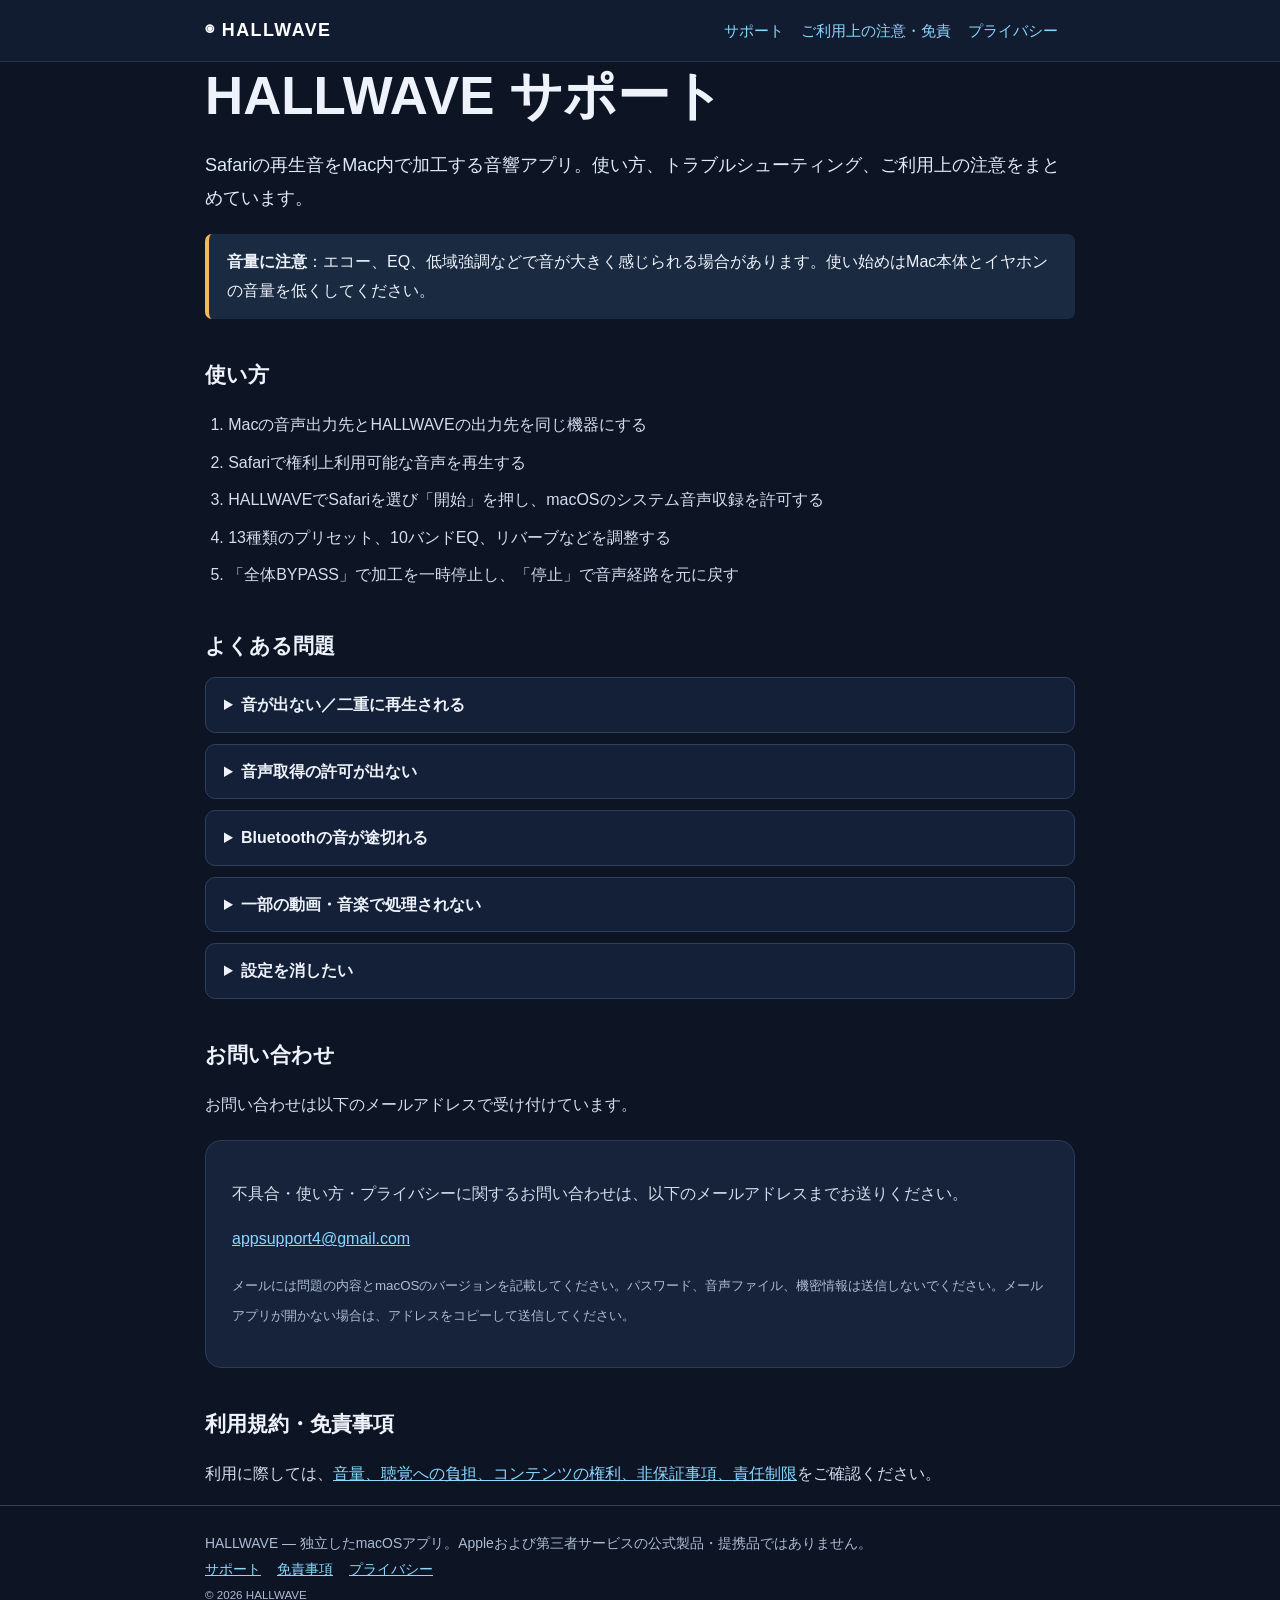
<file: index.html>
<!DOCTYPE html>
<html lang="ja"><head><meta charset="utf-8"/><meta content="width=device-width,initial-scale=1" name="viewport"/><meta content="HALLWAVE macOS音響アプリのサポート、プライバシーと免責事項" name="description"/><meta content="index,follow" name="robots"/><title>サポート | HALLWAVE</title><link href="./style.css" rel="stylesheet"/></head><body><nav><div class="wrap"><a class="brand" href="./">◉ HALLWAVE</a><div><a href="./">サポート</a><a href="./disclaimer.html">ご利用上の注意・免責</a><a href="./privacy.html">プライバシー</a></div></div></nav><main class="wrap"><h1>HALLWAVE サポート</h1><p class="lead">Safariの再生音をMac内で加工する音響アプリ。使い方、トラブルシューティング、ご利用上の注意をまとめています。</p><div class="notice warning"><strong>音量に注意</strong>：エコー、EQ、低域強調などで音が大きく感じられる場合があります。使い始めはMac本体とイヤホンの音量を低くしてください。</div><h2>使い方</h2><ol><li>Macの音声出力先とHALLWAVEの出力先を同じ機器にする</li><li>Safariで権利上利用可能な音声を再生する</li><li>HALLWAVEでSafariを選び「開始」を押し、macOSのシステム音声収録を許可する</li><li>13種類のプリセット、10バンドEQ、リバーブなどを調整する</li><li>「全体BYPASS」で加工を一時停止し、「停止」で音声経路を元に戻す</li></ol><h2>よくある問題</h2><details><summary>音が出ない／二重に再生される</summary><p>MacとHALLWAVEの出力機器が一致しているか確認し、「停止」→再度「開始」を試してください。同じ音を処理する別の音声アプリを同時実行しないでください。</p></details><details><summary>音声取得の許可が出ない</summary><p>macOSの「システム設定」→「プライバシーとセキュリティ」→「システムオーディオ録音」などから確認してください。macOSのバージョンによって表示名は異なります。</p></details><details><summary>Bluetoothの音が途切れる</summary><p>出力機器の接続状態を確認し、いったん停止して再接続してください。環境によって遅延や途切れが生じる可能性があります。</p></details><details><summary>一部の動画・音楽で処理されない</summary><p>DRM、配信元の仕様、macOSの権限や音声形式により加工できない場合があります。制限の回避は保証せず、コンテンツの利用規約を守って使用してください。</p></details><details><summary>設定を消したい</summary><p>アプリ内の「プライバシーポリシー・設定の初期化」からリセットできます。音声収録許可はmacOSのシステム設定で取り消せます。</p></details><h2>お問い合わせ</h2><p>お問い合わせは以下のメールアドレスで受け付けています。</p><div class="panel"><p>不具合・使い方・プライバシーに関するお問い合わせは、以下のメールアドレスまでお送りください。</p><p><a href="mailto:appsupport4@gmail.com?subject=HALLWAVE%20Support">appsupport4@gmail.com</a></p><p><small>メールには問題の内容とmacOSのバージョンを記載してください。パスワード、音声ファイル、機密情報は送信しないでください。メールアプリが開かない場合は、アドレスをコピーして送信してください。</small></p></div><h2>利用規約・免責事項</h2><p>利用に際しては、<a href="./disclaimer.html">音量、聴覚への負担、コンテンツの権利、非保証事項、責任制限</a>をご確認ください。</p></main><footer class="foot"><div class="wrap">HALLWAVE — 独立したmacOSアプリ。Appleおよび第三者サービスの公式製品・提携品ではありません。<div><a href="./">サポート</a><a href="./disclaimer.html">免責事項</a><a href="./privacy.html">プライバシー</a></div><small>© 2026 HALLWAVE</small></div></footer></body></html>
</file>
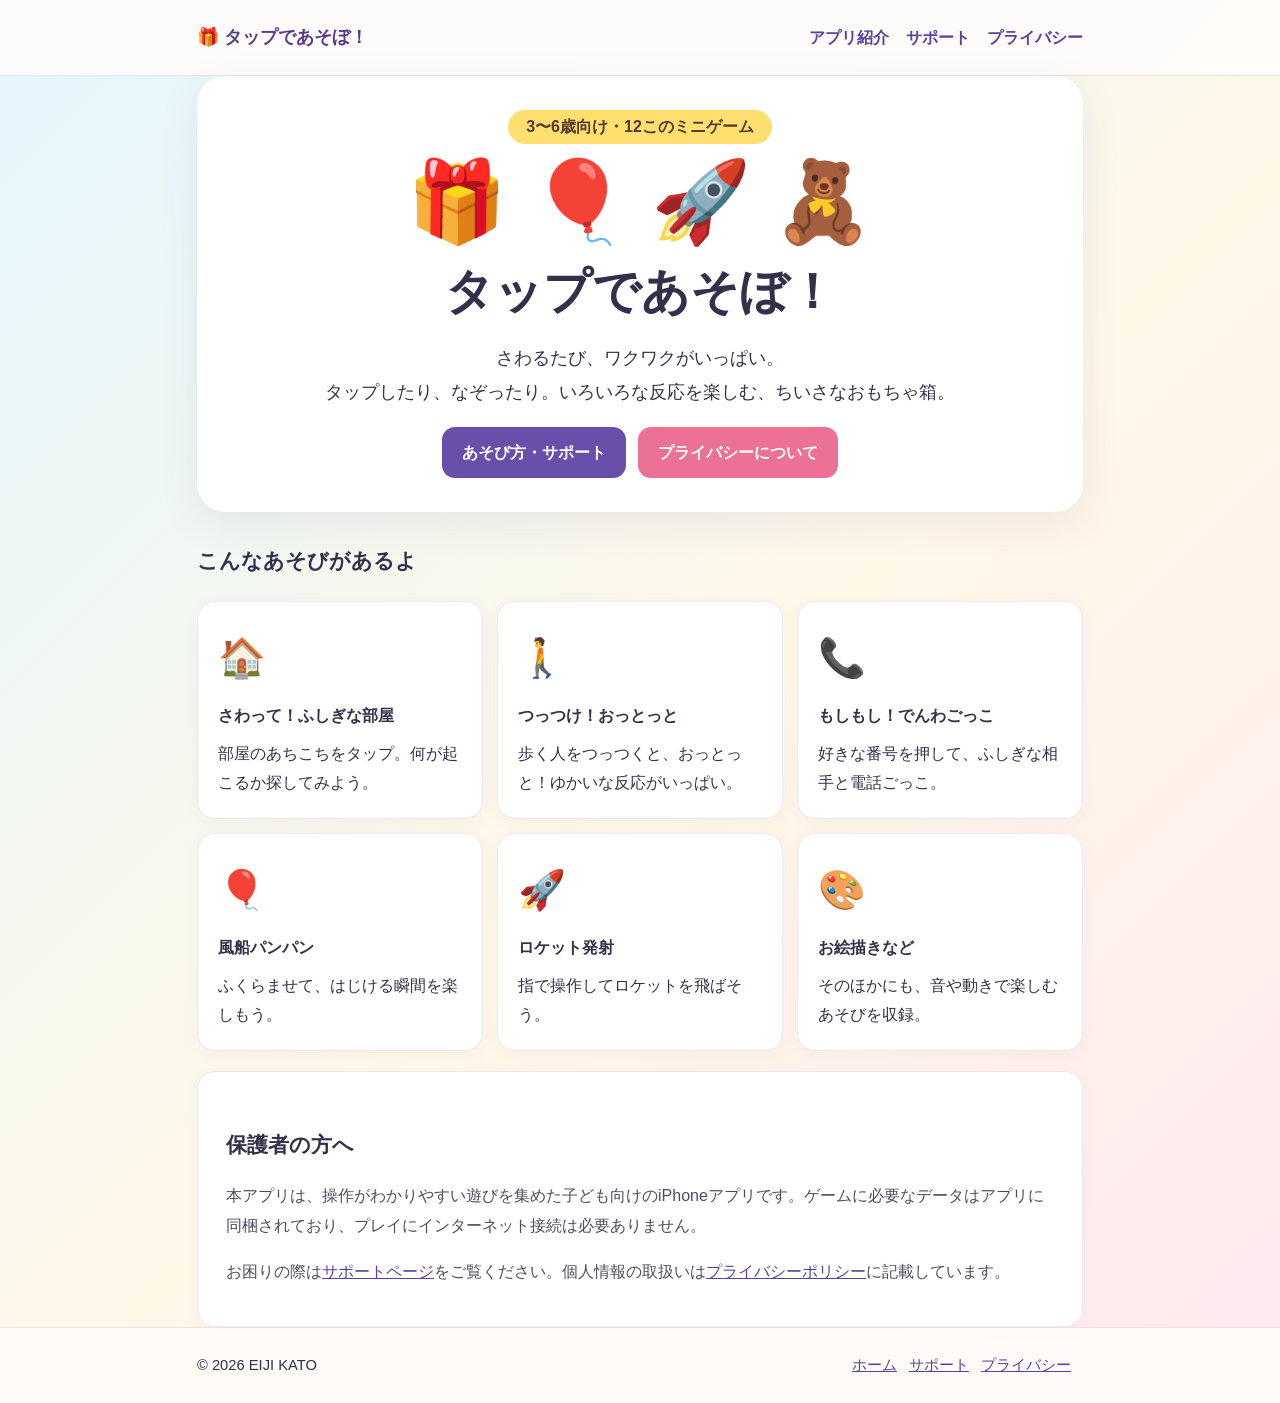
<file: tap-de-asobo/index.html>
<!DOCTYPE html><html lang="ja"><head><meta charset="utf-8"><meta name="viewport" content="width=device-width,initial-scale=1"><meta name="description" content="3〜6歳向けiPhoneアプリ「タップであそぼ！」の紹介、サポート、プライバシーポリシー。"><meta name="robots" content="index,follow"><title>公式サイト | タップであそぼ！</title><link rel="stylesheet" href="./style.css"></head><body><header><div class="wrap"><a class="brand" href="./">🎁 タップであそぼ！</a><nav aria-label="メインメニュー"><a href="./">アプリ紹介</a><a href="./support.html">サポート</a><a href="./privacy.html">プライバシー</a></nav></div></header><main class="wrap"><section class="hero"><span class="tag">3〜6歳向け・12このミニゲーム</span><div class="art" aria-hidden="true">🎁 🎈 🚀 🧸</div><h1>タップであそぼ！</h1><p class="lead">さわるたび、ワクワクがいっぱい。<br>タップしたり、なぞったり。いろいろな反応を楽しむ、ちいさなおもちゃ箱。</p><div class="buttons"><a class="button" href="./support.html">あそび方・サポート</a><a class="button alt" href="./privacy.html">プライバシーについて</a></div></section><section><h2>こんなあそびがあるよ</h2><div class="cards"><article class="card"><div class="emoji">🏠</div><h3>さわって！ふしぎな部屋</h3><p>部屋のあちこちをタップ。何が起こるか探してみよう。</p></article><article class="card"><div class="emoji">🚶</div><h3>つっつけ！おっとっと</h3><p>歩く人をつっつくと、おっとっと！ゆかいな反応がいっぱい。</p></article><article class="card"><div class="emoji">📞</div><h3>もしもし！でんわごっこ</h3><p>好きな番号を押して、ふしぎな相手と電話ごっこ。</p></article><article class="card"><div class="emoji">🎈</div><h3>風船パンパン</h3><p>ふくらませて、はじける瞬間を楽しもう。</p></article><article class="card"><div class="emoji">🚀</div><h3>ロケット発射</h3><p>指で操作してロケットを飛ばそう。</p></article><article class="card"><div class="emoji">🎨</div><h3>お絵描きなど</h3><p>そのほかにも、音や動きで楽しむあそびを収録。</p></article></div></section><section class="paper"><h2>保護者の方へ</h2><p>本アプリは、操作がわかりやすい遊びを集めた子ども向けのiPhoneアプリです。ゲームに必要なデータはアプリに同梱されており、プレイにインターネット接続は必要ありません。</p><p>お困りの際は<a href="./support.html">サポートページ</a>をご覧ください。個人情報の取扱いは<a href="./privacy.html">プライバシーポリシー</a>に記載しています。</p></section></main><footer><div class="wrap"><span>© 2026 EIJI KATO</span><span><a href="./">ホーム</a><a href="./support.html">サポート</a><a href="./privacy.html">プライバシー</a></span></div></footer></body></html>
</file>
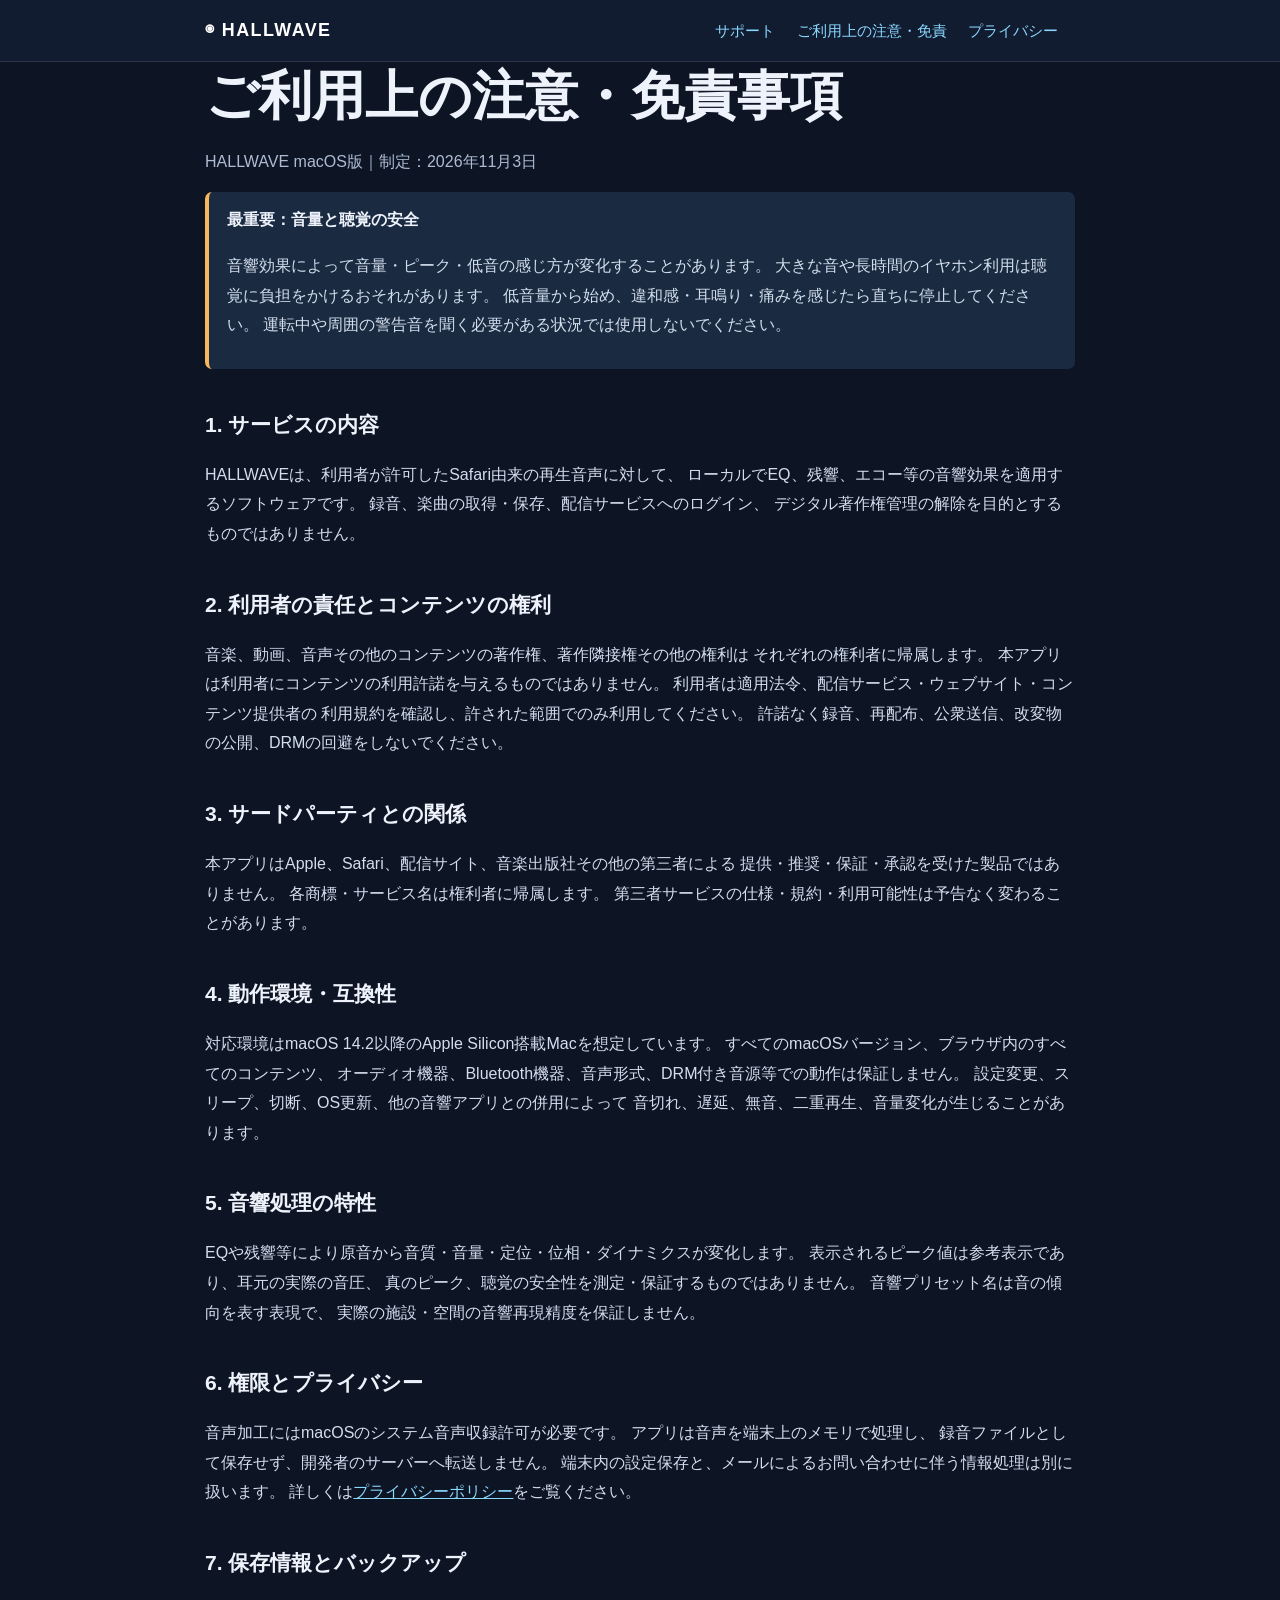
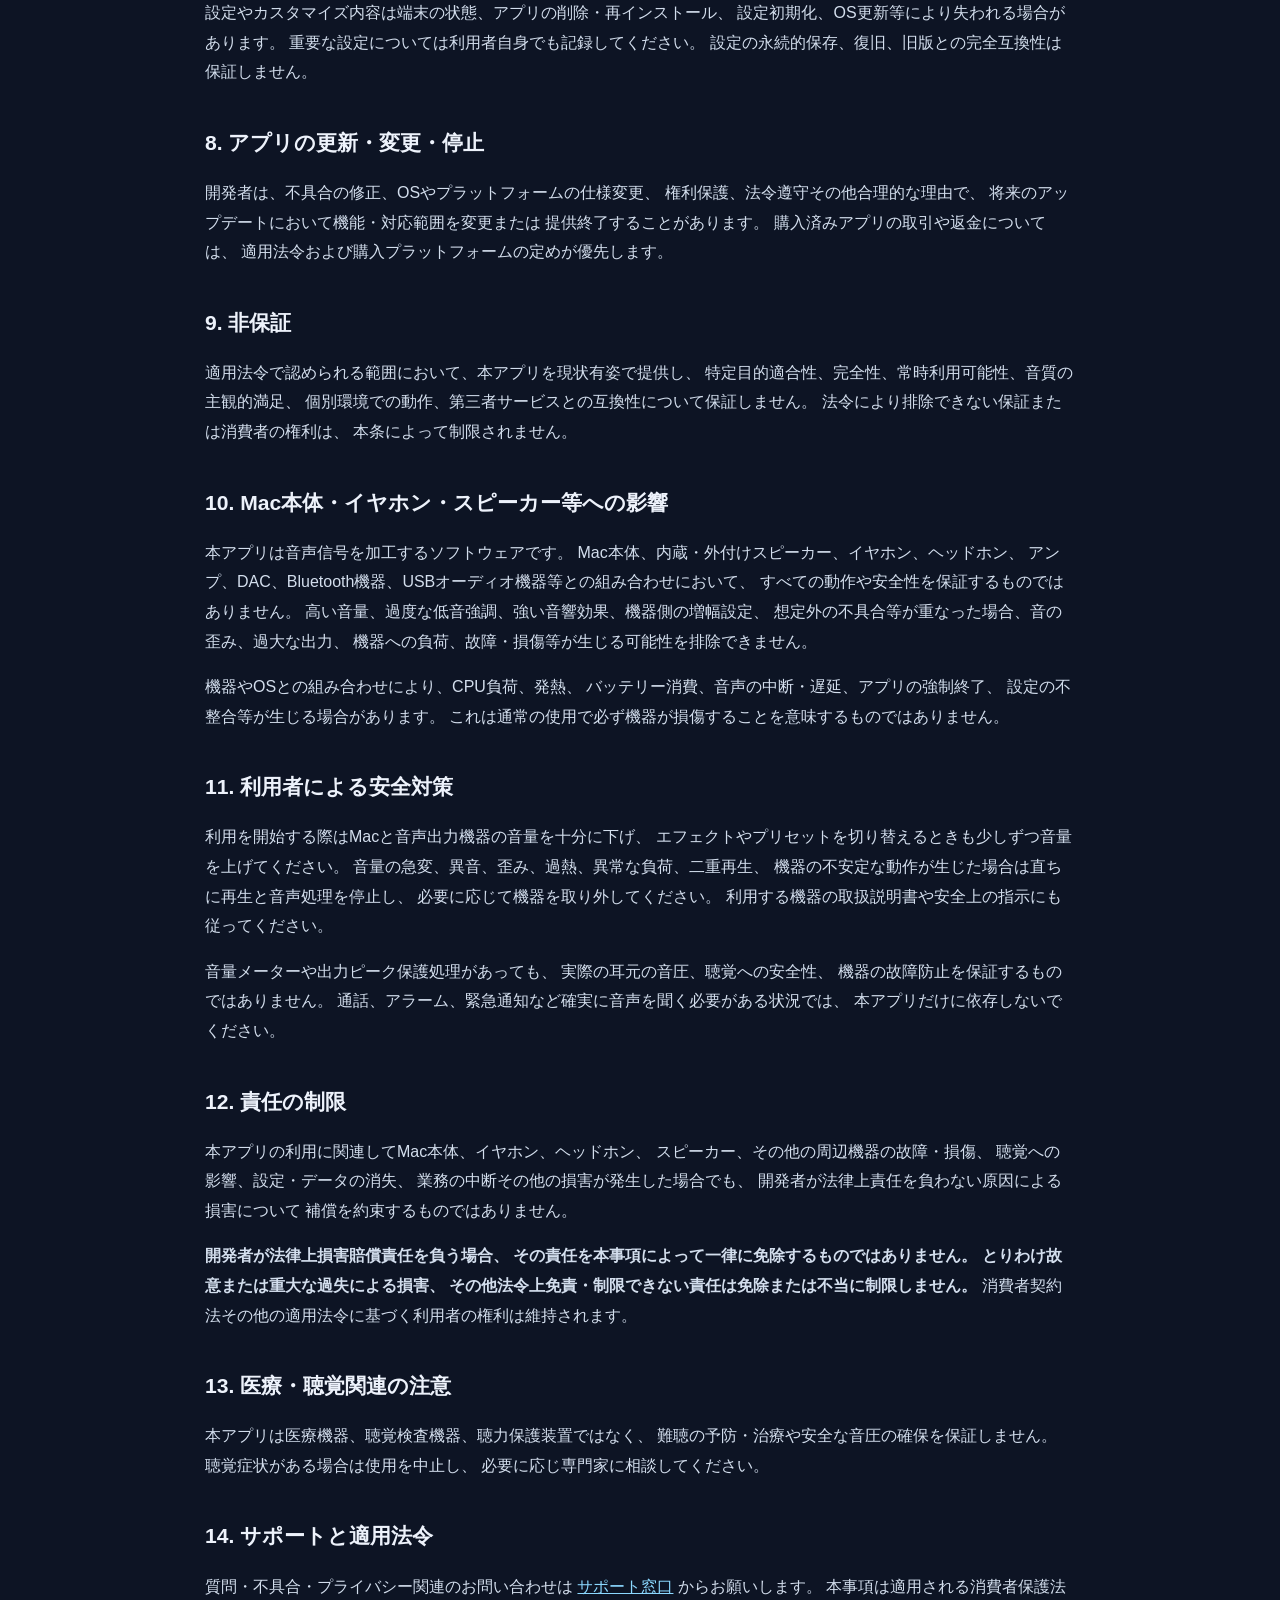
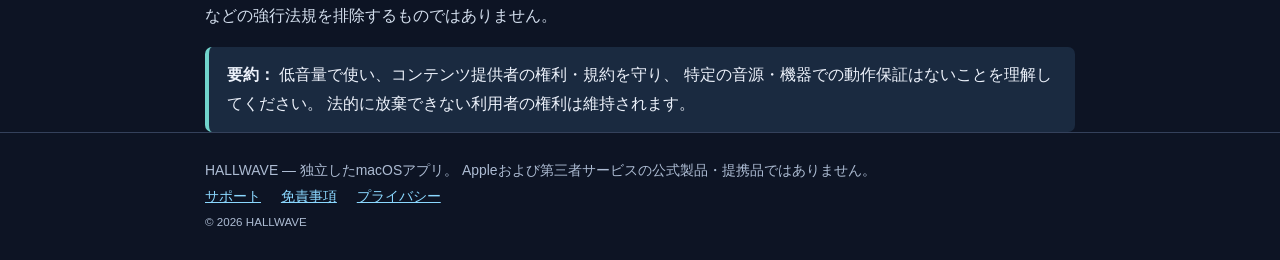
<file: disclaimer.html>
<!DOCTYPE html>
<html lang="ja">
<head>
  <meta charset="utf-8">
  <meta name="viewport" content="width=device-width,initial-scale=1">
  <meta name="description" content="HALLWAVE macOS音響アプリのご利用上の注意・免責事項">
  <meta name="robots" content="index,follow">
  <title>ご利用上の注意・免責事項 | HALLWAVE</title>
  <link href="./style.css" rel="stylesheet">
</head>
<body>

<nav>
  <div class="wrap">
    <a class="brand" href="./">◉ HALLWAVE</a>
    <div>
      <a href="./">サポート</a>
      <a href="./disclaimer.html">ご利用上の注意・免責</a>
      <a href="./privacy.html">プライバシー</a>
    </div>
  </div>
</nav>

<main class="wrap">
  <h1>ご利用上の注意・免責事項</h1>
  <p class="muted">HALLWAVE macOS版｜制定：2026年11月3日</p>

  <div class="notice warning">
    <strong>最重要：音量と聴覚の安全</strong>
    <p>
      音響効果によって音量・ピーク・低音の感じ方が変化することがあります。
      大きな音や長時間のイヤホン利用は聴覚に負担をかけるおそれがあります。
      低音量から始め、違和感・耳鳴り・痛みを感じたら直ちに停止してください。
      運転中や周囲の警告音を聞く必要がある状況では使用しないでください。
    </p>
  </div>

  <h2>1. サービスの内容</h2>
  <p>
    HALLWAVEは、利用者が許可したSafari由来の再生音声に対して、
    ローカルでEQ、残響、エコー等の音響効果を適用するソフトウェアです。
    録音、楽曲の取得・保存、配信サービスへのログイン、
    デジタル著作権管理の解除を目的とするものではありません。
  </p>

  <h2>2. 利用者の責任とコンテンツの権利</h2>
  <p>
    音楽、動画、音声その他のコンテンツの著作権、著作隣接権その他の権利は
    それぞれの権利者に帰属します。
    本アプリは利用者にコンテンツの利用許諾を与えるものではありません。
    利用者は適用法令、配信サービス・ウェブサイト・コンテンツ提供者の
    利用規約を確認し、許された範囲でのみ利用してください。
    許諾なく録音、再配布、公衆送信、改変物の公開、DRMの回避をしないでください。
  </p>

  <h2>3. サードパーティとの関係</h2>
  <p>
    本アプリはApple、Safari、配信サイト、音楽出版社その他の第三者による
    提供・推奨・保証・承認を受けた製品ではありません。
    各商標・サービス名は権利者に帰属します。
    第三者サービスの仕様・規約・利用可能性は予告なく変わることがあります。
  </p>

  <h2>4. 動作環境・互換性</h2>
  <p>
    対応環境はmacOS 14.2以降のApple Silicon搭載Macを想定しています。
    すべてのmacOSバージョン、ブラウザ内のすべてのコンテンツ、
    オーディオ機器、Bluetooth機器、音声形式、DRM付き音源等での動作は保証しません。
    設定変更、スリープ、切断、OS更新、他の音響アプリとの併用によって
    音切れ、遅延、無音、二重再生、音量変化が生じることがあります。
  </p>

  <h2>5. 音響処理の特性</h2>
  <p>
    EQや残響等により原音から音質・音量・定位・位相・ダイナミクスが変化します。
    表示されるピーク値は参考表示であり、耳元の実際の音圧、
    真のピーク、聴覚の安全性を測定・保証するものではありません。
    音響プリセット名は音の傾向を表す表現で、
    実際の施設・空間の音響再現精度を保証しません。
  </p>

  <h2>6. 権限とプライバシー</h2>
  <p>
    音声加工にはmacOSのシステム音声収録許可が必要です。
    アプリは音声を端末上のメモリで処理し、
    録音ファイルとして保存せず、開発者のサーバーへ転送しません。
    端末内の設定保存と、メールによるお問い合わせに伴う情報処理は別に扱います。
    詳しくは<a href="./privacy.html">プライバシーポリシー</a>をご覧ください。
  </p>

  <h2>7. 保存情報とバックアップ</h2>
  <p>
    設定やカスタマイズ内容は端末の状態、アプリの削除・再インストール、
    設定初期化、OS更新等により失われる場合があります。
    重要な設定については利用者自身でも記録してください。
    設定の永続的保存、復旧、旧版との完全互換性は保証しません。
  </p>

  <h2>8. アプリの更新・変更・停止</h2>
  <p>
    開発者は、不具合の修正、OSやプラットフォームの仕様変更、
    権利保護、法令遵守その他合理的な理由で、
    将来のアップデートにおいて機能・対応範囲を変更または
    提供終了することがあります。
    購入済みアプリの取引や返金については、
    適用法令および購入プラットフォームの定めが優先します。
  </p>

  <h2>9. 非保証</h2>
  <p>
    適用法令で認められる範囲において、本アプリを現状有姿で提供し、
    特定目的適合性、完全性、常時利用可能性、音質の主観的満足、
    個別環境での動作、第三者サービスとの互換性について保証しません。
    法令により排除できない保証または消費者の権利は、
    本条によって制限されません。
  </p>

  <h2>10. Mac本体・イヤホン・スピーカー等への影響</h2>
  <p>
    本アプリは音声信号を加工するソフトウェアです。
    Mac本体、内蔵・外付けスピーカー、イヤホン、ヘッドホン、
    アンプ、DAC、Bluetooth機器、USBオーディオ機器等との組み合わせにおいて、
    すべての動作や安全性を保証するものではありません。
    高い音量、過度な低音強調、強い音響効果、機器側の増幅設定、
    想定外の不具合等が重なった場合、音の歪み、過大な出力、
    機器への負荷、故障・損傷等が生じる可能性を排除できません。
  </p>
  <p>
    機器やOSとの組み合わせにより、CPU負荷、発熱、
    バッテリー消費、音声の中断・遅延、アプリの強制終了、
    設定の不整合等が生じる場合があります。
    これは通常の使用で必ず機器が損傷することを意味するものではありません。
  </p>

  <h2>11. 利用者による安全対策</h2>
  <p>
    利用を開始する際はMacと音声出力機器の音量を十分に下げ、
    エフェクトやプリセットを切り替えるときも少しずつ音量を上げてください。
    音量の急変、異音、歪み、過熱、異常な負荷、二重再生、
    機器の不安定な動作が生じた場合は直ちに再生と音声処理を停止し、
    必要に応じて機器を取り外してください。
    利用する機器の取扱説明書や安全上の指示にも従ってください。
  </p>
  <p>
    音量メーターや出力ピーク保護処理があっても、
    実際の耳元の音圧、聴覚への安全性、
    機器の故障防止を保証するものではありません。
    通話、アラーム、緊急通知など確実に音声を聞く必要がある状況では、
    本アプリだけに依存しないでください。
  </p>

  <h2>12. 責任の制限</h2>
  <p>
    本アプリの利用に関連してMac本体、イヤホン、ヘッドホン、
    スピーカー、その他の周辺機器の故障・損傷、
    聴覚への影響、設定・データの消失、
    業務の中断その他の損害が発生した場合でも、
    開発者が法律上責任を負わない原因による損害について
    補償を約束するものではありません。
  </p>
  <p>
    <strong>
      開発者が法律上損害賠償責任を負う場合、
      その責任を本事項によって一律に免除するものではありません。
      とりわけ故意または重大な過失による損害、
      その他法令上免責・制限できない責任は免除または不当に制限しません。
    </strong>
    消費者契約法その他の適用法令に基づく利用者の権利は維持されます。
  </p>

  <h2>13. 医療・聴覚関連の注意</h2>
  <p>
    本アプリは医療機器、聴覚検査機器、聴力保護装置ではなく、
    難聴の予防・治療や安全な音圧の確保を保証しません。
    聴覚症状がある場合は使用を中止し、
    必要に応じ専門家に相談してください。
  </p>

  <h2>14. サポートと適用法令</h2>
  <p>
    質問・不具合・プライバシー関連のお問い合わせは
    <a href="mailto:appsupport4@gmail.com">サポート窓口</a>
    からお願いします。
    本事項は適用される消費者保護法などの強行法規を排除するものではありません。
  </p>

  <div class="notice">
    <strong>要約：</strong>
    低音量で使い、コンテンツ提供者の権利・規約を守り、
    特定の音源・機器での動作保証はないことを理解してください。
    法的に放棄できない利用者の権利は維持されます。
  </div>
</main>

<footer class="foot">
  <div class="wrap">
    HALLWAVE — 独立したmacOSアプリ。
    Appleおよび第三者サービスの公式製品・提携品ではありません。
    <div>
      <a href="./">サポート</a>
      <a href="./disclaimer.html">免責事項</a>
      <a href="./privacy.html">プライバシー</a>
    </div>
    <small>© 2026 HALLWAVE</small>
  </div>
</footer>

</body>
</html>
</file>
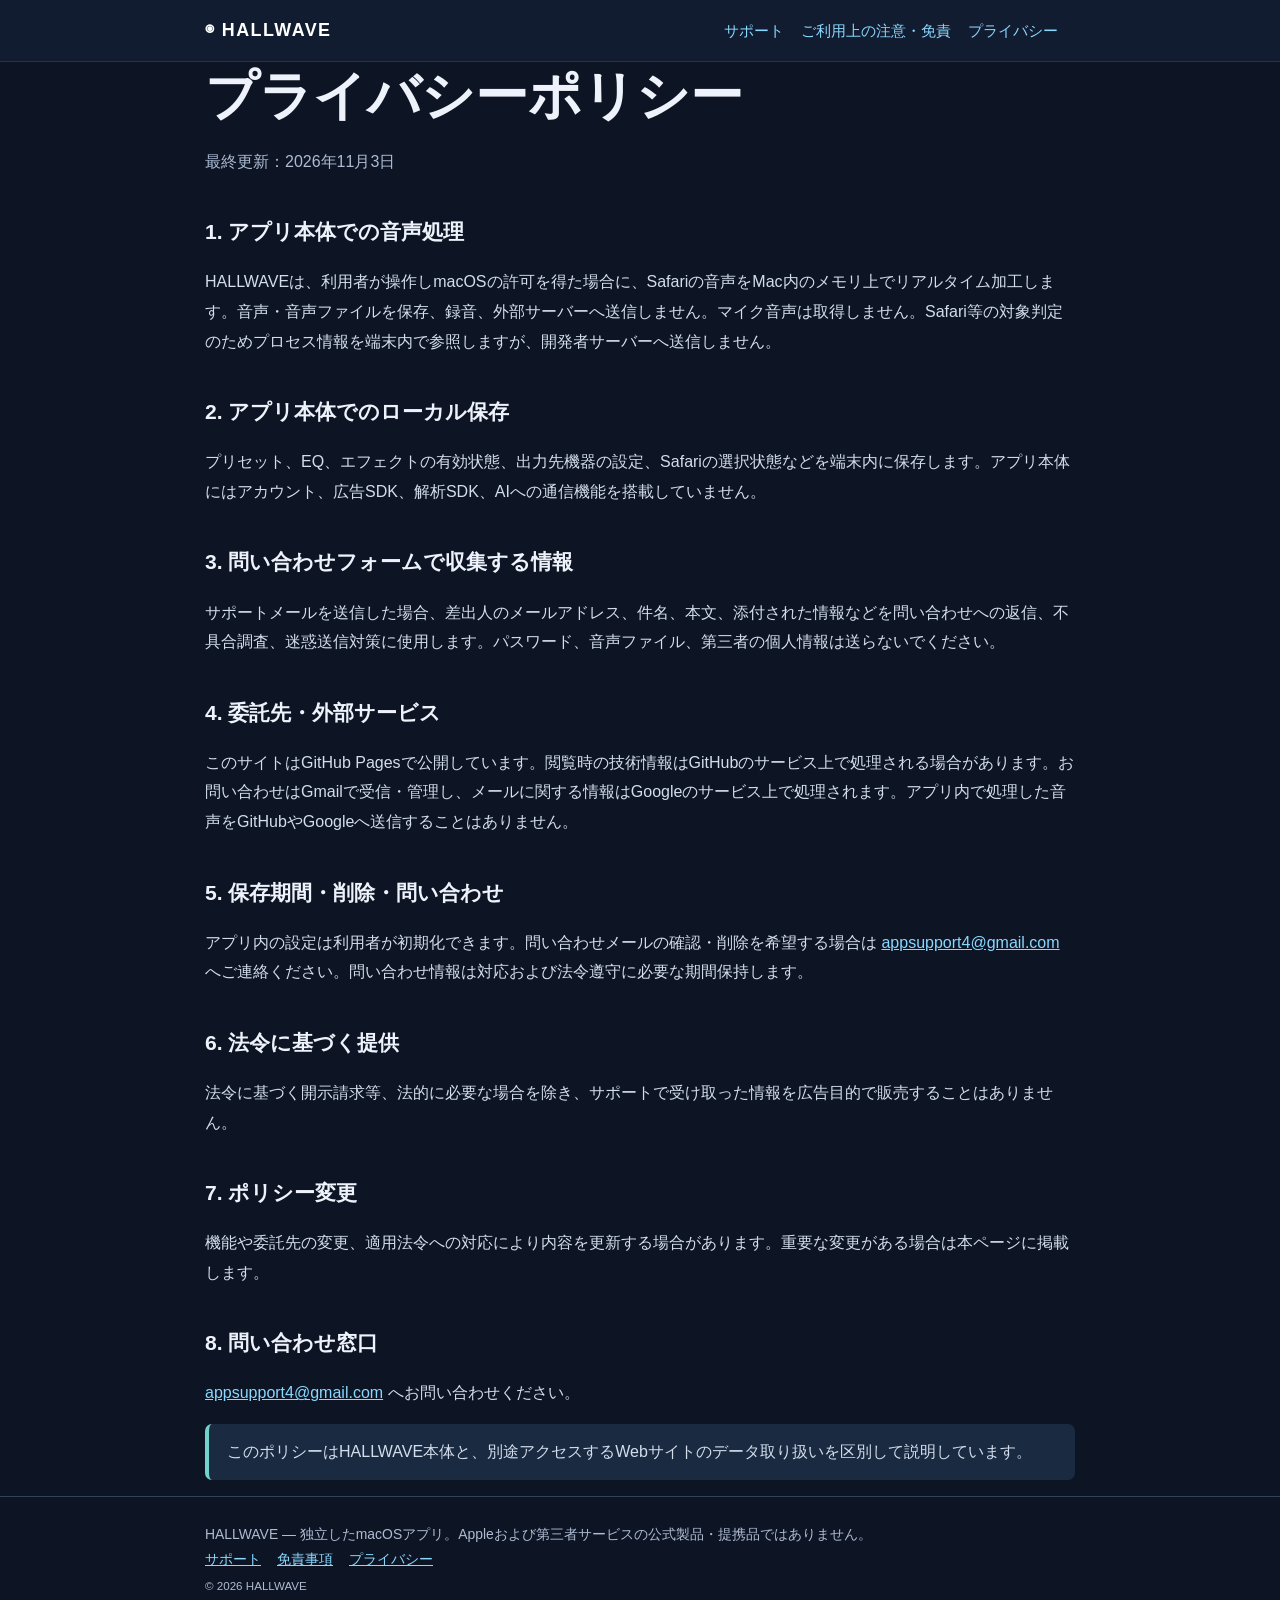
<file: privacy.html>
<!DOCTYPE html>
<html lang="ja"><head><meta charset="utf-8"/><meta content="width=device-width,initial-scale=1" name="viewport"/><meta content="HALLWAVE macOS音響アプリのサポート、プライバシーと免責事項" name="description"/><meta content="index,follow" name="robots"/><title>プライバシーポリシー | HALLWAVE</title><link href="./style.css" rel="stylesheet"/></head><body><nav><div class="wrap"><a class="brand" href="./">◉ HALLWAVE</a><div><a href="./">サポート</a><a href="./disclaimer.html">ご利用上の注意・免責</a><a href="./privacy.html">プライバシー</a></div></div></nav><main class="wrap"><h1>プライバシーポリシー</h1><p class="muted">最終更新：2026年11月3日</p><h2>1. アプリ本体での音声処理</h2><p>HALLWAVEは、利用者が操作しmacOSの許可を得た場合に、Safariの音声をMac内のメモリ上でリアルタイム加工します。音声・音声ファイルを保存、録音、外部サーバーへ送信しません。マイク音声は取得しません。Safari等の対象判定のためプロセス情報を端末内で参照しますが、開発者サーバーへ送信しません。</p><h2>2. アプリ本体でのローカル保存</h2><p>プリセット、EQ、エフェクトの有効状態、出力先機器の設定、Safariの選択状態などを端末内に保存します。アプリ本体にはアカウント、広告SDK、解析SDK、AIへの通信機能を搭載していません。</p><h2>3. 問い合わせフォームで収集する情報</h2><p>サポートメールを送信した場合、差出人のメールアドレス、件名、本文、添付された情報などを問い合わせへの返信、不具合調査、迷惑送信対策に使用します。パスワード、音声ファイル、第三者の個人情報は送らないでください。</p><h2>4. 委託先・外部サービス</h2><p>このサイトはGitHub Pagesで公開しています。閲覧時の技術情報はGitHubのサービス上で処理される場合があります。お問い合わせはGmailで受信・管理し、メールに関する情報はGoogleのサービス上で処理されます。アプリ内で処理した音声をGitHubやGoogleへ送信することはありません。</p><h2>5. 保存期間・削除・問い合わせ</h2><p>アプリ内の設定は利用者が初期化できます。問い合わせメールの確認・削除を希望する場合は <a href="mailto:appsupport4@gmail.com">appsupport4@gmail.com</a> へご連絡ください。問い合わせ情報は対応および法令遵守に必要な期間保持します。</p><h2>6. 法令に基づく提供</h2><p>法令に基づく開示請求等、法的に必要な場合を除き、サポートで受け取った情報を広告目的で販売することはありません。</p><h2>7. ポリシー変更</h2><p>機能や委託先の変更、適用法令への対応により内容を更新する場合があります。重要な変更がある場合は本ページに掲載します。</p><h2>8. 問い合わせ窓口</h2><p><a href="mailto:appsupport4@gmail.com">appsupport4@gmail.com</a> へお問い合わせください。</p><p class="notice">このポリシーはHALLWAVE本体と、別途アクセスするWebサイトのデータ取り扱いを区別して説明しています。</p></main><footer class="foot"><div class="wrap">HALLWAVE — 独立したmacOSアプリ。Appleおよび第三者サービスの公式製品・提携品ではありません。<div><a href="./">サポート</a><a href="./disclaimer.html">免責事項</a><a href="./privacy.html">プライバシー</a></div><small>© 2026 HALLWAVE</small></div></footer></body></html>
</file>
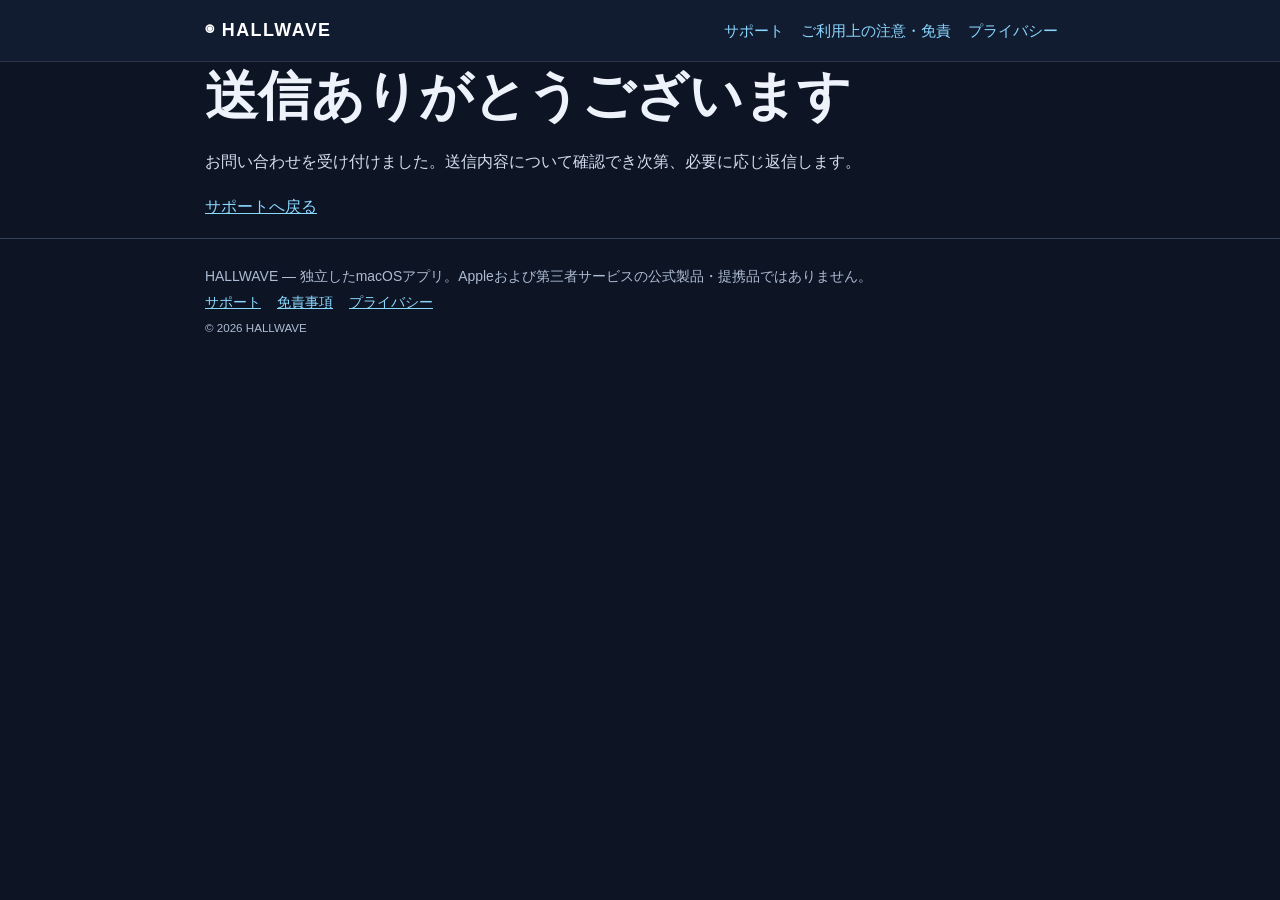
<file: thanks.html>
<!DOCTYPE html>
<html lang="ja"><head><meta charset="utf-8"/><meta content="width=device-width,initial-scale=1" name="viewport"/><meta content="HALLWAVE macOS音響アプリのサポート、プライバシーと免責事項" name="description"/><meta content="index,follow" name="robots"/><title>お問い合わせ送信 | HALLWAVE</title><link href="./style.css" rel="stylesheet"/></head><body><nav><div class="wrap"><a class="brand" href="./">◉ HALLWAVE</a><div><a href="./">サポート</a><a href="./disclaimer.html">ご利用上の注意・免責</a><a href="./privacy.html">プライバシー</a></div></div></nav><main class="wrap"><h1>送信ありがとうございます</h1><p>お問い合わせを受け付けました。送信内容について確認でき次第、必要に応じ返信します。</p><p><a href="./">サポートへ戻る</a></p></main><footer class="foot"><div class="wrap">HALLWAVE — 独立したmacOSアプリ。Appleおよび第三者サービスの公式製品・提携品ではありません。<div><a href="./">サポート</a><a href="./disclaimer.html">免責事項</a><a href="./privacy.html">プライバシー</a></div><small>© 2026 HALLWAVE</small></div></footer></body></html>
</file>
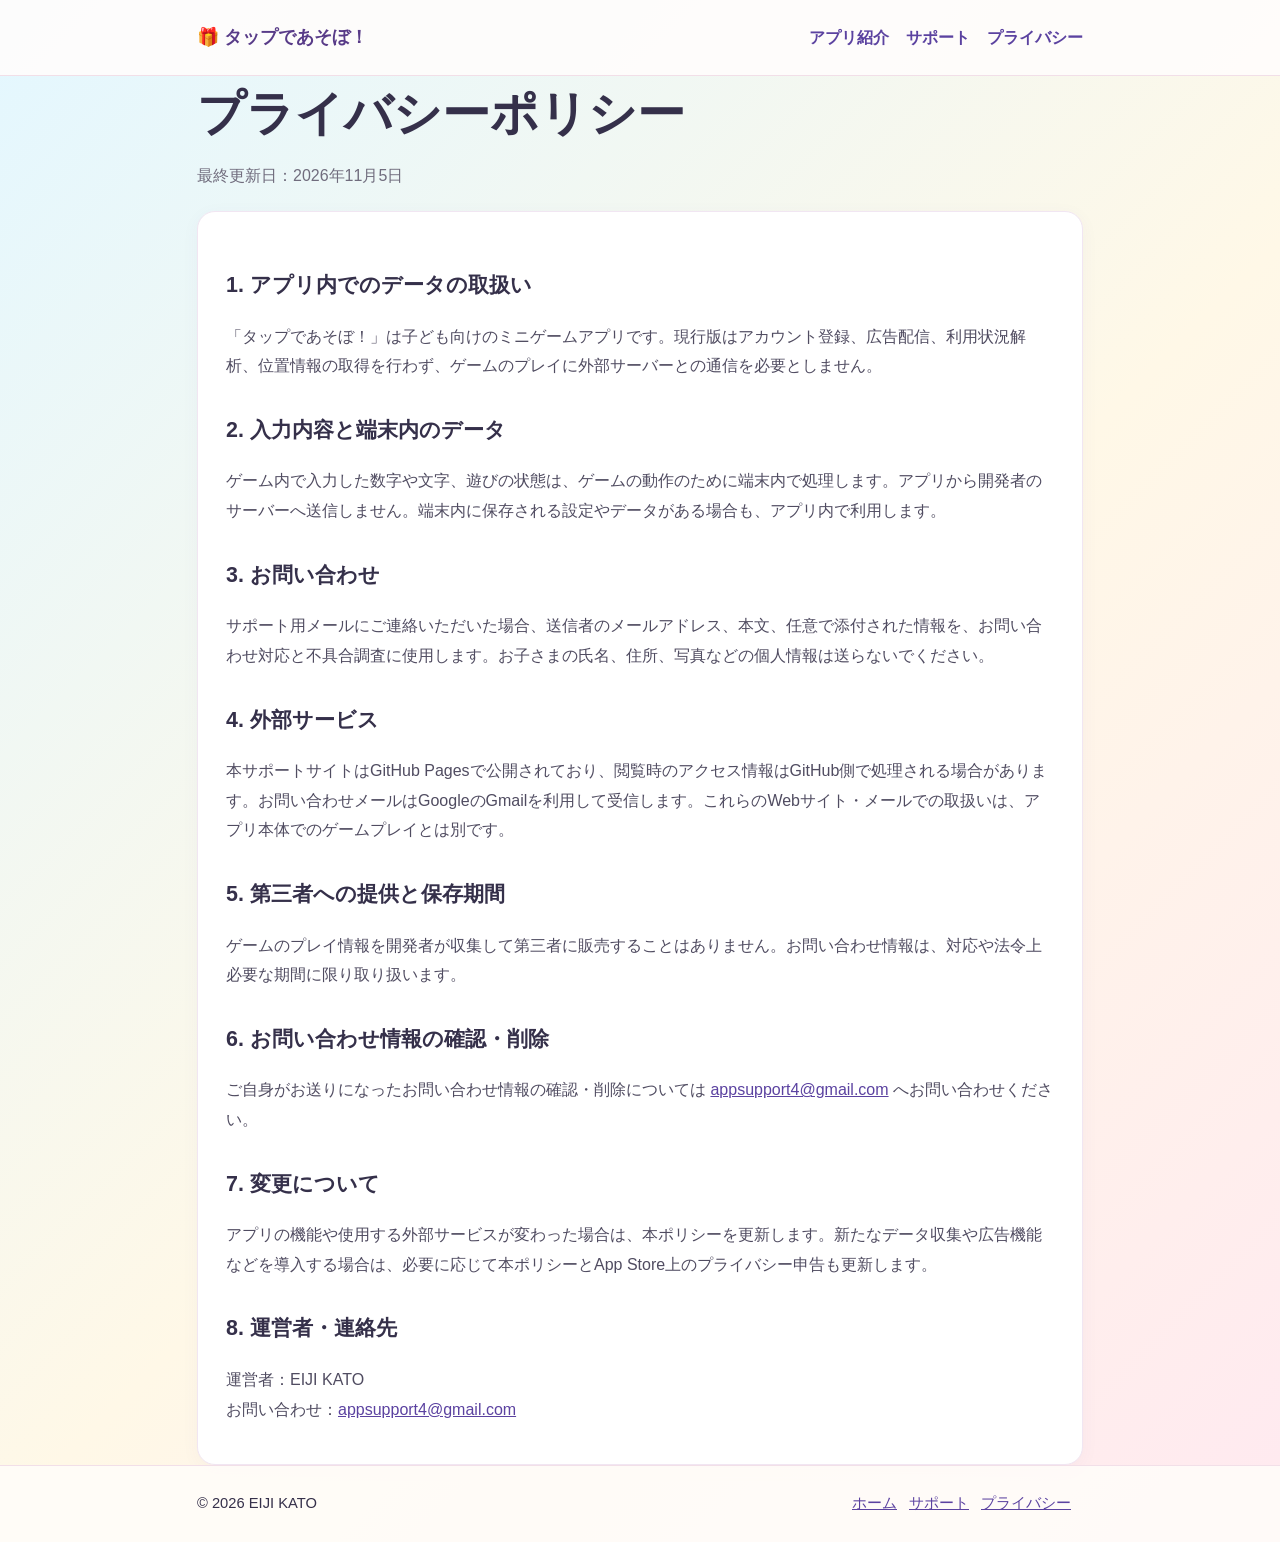
<file: tap-de-asobo/privacy.html>
<!DOCTYPE html><html lang="ja"><head><meta charset="utf-8"><meta name="viewport" content="width=device-width,initial-scale=1"><meta name="description" content="「タップであそぼ！」の個人情報・端末内保存・サポートメールの取扱いについて。"><meta name="robots" content="index,follow"><title>プライバシーポリシー | タップであそぼ！</title><link rel="stylesheet" href="./style.css"></head><body><header><div class="wrap"><a class="brand" href="./">🎁 タップであそぼ！</a><nav aria-label="メインメニュー"><a href="./">アプリ紹介</a><a href="./support.html">サポート</a><a href="./privacy.html">プライバシー</a></nav></div></header><main class="wrap"><h1>プライバシーポリシー</h1><p class="muted">最終更新日：2026年11月5日</p><section class="paper"><h2>1. アプリ内でのデータの取扱い</h2><p>「タップであそぼ！」は子ども向けのミニゲームアプリです。現行版はアカウント登録、広告配信、利用状況解析、位置情報の取得を行わず、ゲームのプレイに外部サーバーとの通信を必要としません。</p><h2>2. 入力内容と端末内のデータ</h2><p>ゲーム内で入力した数字や文字、遊びの状態は、ゲームの動作のために端末内で処理します。アプリから開発者のサーバーへ送信しません。端末内に保存される設定やデータがある場合も、アプリ内で利用します。</p><h2>3. お問い合わせ</h2><p>サポート用メールにご連絡いただいた場合、送信者のメールアドレス、本文、任意で添付された情報を、お問い合わせ対応と不具合調査に使用します。お子さまの氏名、住所、写真などの個人情報は送らないでください。</p><h2>4. 外部サービス</h2><p>本サポートサイトはGitHub Pagesで公開されており、閲覧時のアクセス情報はGitHub側で処理される場合があります。お問い合わせメールはGoogleのGmailを利用して受信します。これらのWebサイト・メールでの取扱いは、アプリ本体でのゲームプレイとは別です。</p><h2>5. 第三者への提供と保存期間</h2><p>ゲームのプレイ情報を開発者が収集して第三者に販売することはありません。お問い合わせ情報は、対応や法令上必要な期間に限り取り扱います。</p><h2>6. お問い合わせ情報の確認・削除</h2><p>ご自身がお送りになったお問い合わせ情報の確認・削除については <a href="mailto:appsupport4@gmail.com">appsupport4@gmail.com</a> へお問い合わせください。</p><h2>7. 変更について</h2><p>アプリの機能や使用する外部サービスが変わった場合は、本ポリシーを更新します。新たなデータ収集や広告機能などを導入する場合は、必要に応じて本ポリシーとApp Store上のプライバシー申告も更新します。</p><h2>8. 運営者・連絡先</h2><p>運営者：EIJI KATO<br>お問い合わせ：<a href="mailto:appsupport4@gmail.com">appsupport4@gmail.com</a></p></section></main><footer><div class="wrap"><span>© 2026 EIJI KATO</span><span><a href="./">ホーム</a><a href="./support.html">サポート</a><a href="./privacy.html">プライバシー</a></span></div></footer></body></html>
</file>
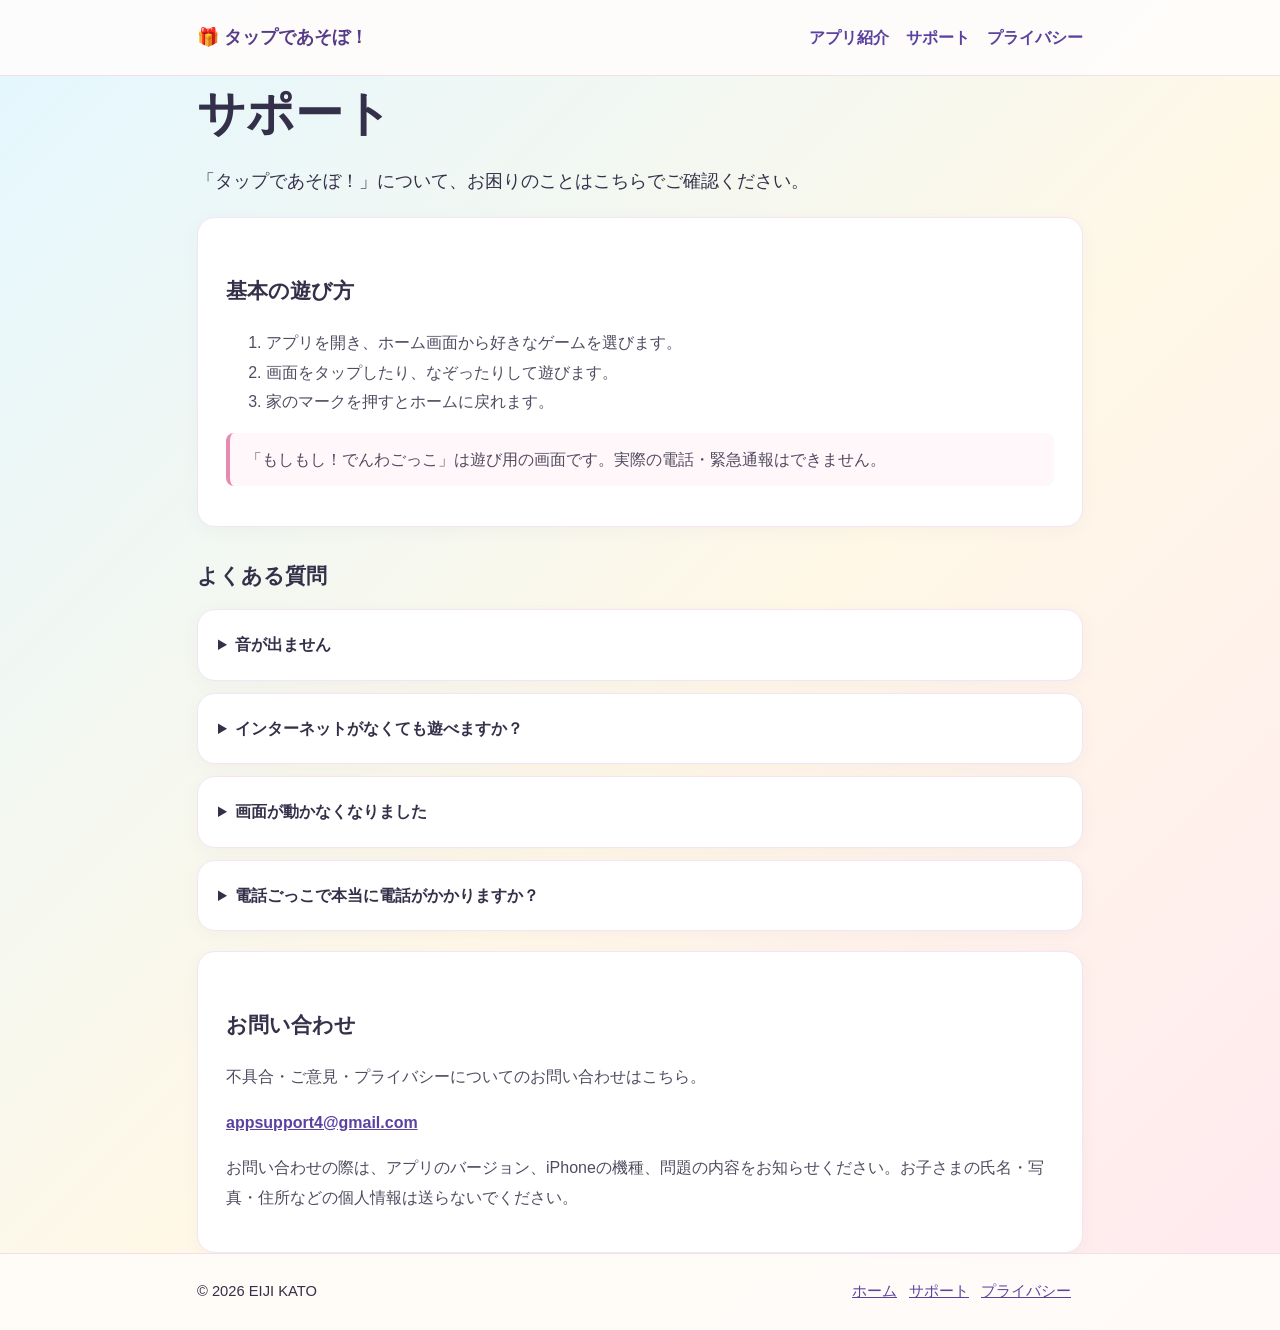
<file: tap-de-asobo/support.html>
<!DOCTYPE html><html lang="ja"><head><meta charset="utf-8"><meta name="viewport" content="width=device-width,initial-scale=1"><meta name="description" content="「タップであそぼ！」の使い方、よくある質問、お問い合わせ先。"><meta name="robots" content="index,follow"><title>サポート | タップであそぼ！</title><link rel="stylesheet" href="./style.css"></head><body><header><div class="wrap"><a class="brand" href="./">🎁 タップであそぼ！</a><nav aria-label="メインメニュー"><a href="./">アプリ紹介</a><a href="./support.html">サポート</a><a href="./privacy.html">プライバシー</a></nav></div></header><main class="wrap"><h1>サポート</h1><p class="lead">「タップであそぼ！」について、お困りのことはこちらでご確認ください。</p><section class="paper"><h2>基本の遊び方</h2><ol><li>アプリを開き、ホーム画面から好きなゲームを選びます。</li><li>画面をタップしたり、なぞったりして遊びます。</li><li>家のマークを押すとホームに戻れます。</li></ol><p class="notice">「もしもし！でんわごっこ」は遊び用の画面です。実際の電話・緊急通報はできません。</p></section><h2>よくある質問</h2><details><summary>音が出ません</summary><p>iPhone本体の音量と消音設定をご確認ください。ほかのアプリから戻った場合はゲームを開き直してみてください。</p></details><details><summary>インターネットがなくても遊べますか？</summary><p>はい。インストール済みのアプリに必要なデータを同梱しているため、ゲームプレイに通信は必要ありません。アプリの入手や更新には通信が必要です。</p></details><details><summary>画面が動かなくなりました</summary><p>いったんホームに戻り、改善しなければアプリを終了して開き直してください。問題が続く場合は、下記の窓口へご連絡ください。</p></details><details><summary>電話ごっこで本当に電話がかかりますか？</summary><p>いいえ。電話ごっこはアプリ内の架空の遊びで、電話回線を利用した発信は行いません。</p></details><section class="paper"><h2>お問い合わせ</h2><p>不具合・ご意見・プライバシーについてのお問い合わせはこちら。</p><p class="contact"><a href="mailto:appsupport4@gmail.com?subject=%E3%82%BF%E3%83%83%E3%83%97%E3%81%A7%E3%81%82%E3%81%9D%E3%81%BC%EF%BC%81%20%E3%82%B5%E3%83%9D%E3%83%BC%E3%83%88">appsupport4@gmail.com</a></p><p class="muted">お問い合わせの際は、アプリのバージョン、iPhoneの機種、問題の内容をお知らせください。お子さまの氏名・写真・住所などの個人情報は送らないでください。</p></section></main><footer><div class="wrap"><span>© 2026 EIJI KATO</span><span><a href="./">ホーム</a><a href="./support.html">サポート</a><a href="./privacy.html">プライバシー</a></span></div></footer></body></html>
</file>
<file: style.css>
*{box-sizing:border-box}body{margin:0;background:#0d1424;color:#edf2fb;font-family:-apple-system,BlinkMacSystemFont,"Hiragino Kaku Gothic ProN","Noto Sans JP",sans-serif;line-height:1.85}a{color:#8bd8ff}a:focus,button:focus,input:focus,textarea:focus{outline:3px solid #7ce3d6;outline-offset:2px}.wrap{max-width:920px;margin:auto;padding:0 25px}nav{border-bottom:1px solid #29344a;background:#111c30}nav .wrap{display:flex;align-items:center;justify-content:space-between;gap:16px;flex-wrap:wrap;padding-top:14px;padding-bottom:14px}nav a{margin-right:17px;text-decoration:none;font-size:.91rem}nav .brand{color:white;font-weight:800;letter-spacing:.08em;font-size:1.12rem}main{padding:40px 0 70px}h1{font-size:clamp(2rem,5vw,3.3rem);line-height:1.3;margin:0 0 12px}h2{font-size:1.32rem;margin:36px 0 12px}h3{font-size:1rem;margin:22px 0 8px}p,li{color:#d3deed}small,.muted{color:#adbcd3}.lead{font-size:1.13rem;color:#deebf9}.panel{background:#17233a;border:1px solid #2b3b58;border-radius:16px;padding:22px 26px;margin:20px 0}.notice{border-left:4px solid #71d4cc;padding:13px 18px;background:#1a2a40;border-radius:7px}.warning{border-left:4px solid #f7b75b}ul,ol{padding-left:1.45em}li{margin:8px 0}label{display:block;font-weight:650;margin-top:15px}input,textarea{width:100%;margin-top:7px;padding:12px;border-radius:8px;border:1px solid #65728a;background:#0e1929;color:white;font:inherit}textarea{min-height:140px}button{padding:12px 22px;margin-top:20px;background:#79d7db;color:#061b2b;font:inherit;font-weight:750;border:0;border-radius:9px;cursor:pointer}.foot{padding:25px 0;border-top:1px solid #34415b;color:#adbcd3;font-size:.87rem}.foot a{margin-right:16px}details{background:#142038;border:1px solid #2e405c;border-radius:10px;padding:12px 18px;margin:11px 0}summary{cursor:pointer;font-weight:700}code{background:#26344c;border-radius:4px;padding:2px 5px}@media(max-width:640px){main{padding-top:28px}nav .wrap{align-items:flex-start}.panel{padding:17px}}
</file>
<file: tap-de-asobo/style.css>
:root{--ink:#35304a;--blue:#e8f9ff;--cream:#fff9e8;--pink:#ee779a;--purple:#6c50a6}*{box-sizing:border-box}html{scroll-behavior:smooth}body{margin:0;color:var(--ink);font-family:-apple-system,BlinkMacSystemFont,"Hiragino Kaku Gothic ProN","Noto Sans JP",sans-serif;line-height:1.85;background:linear-gradient(135deg,#e3f7ff 0%,#fff8e7 54%,#ffe9f0 100%)}a{color:#5b42a0}a:focus-visible{outline:3px solid #ef679c;outline-offset:4px}.wrap{max-width:930px;margin:0 auto;padding:0 22px}header{background:#fffdfce8;border-bottom:1px solid #f2dfe8}header .wrap{display:flex;align-items:center;justify-content:space-between;gap:14px;min-height:75px;flex-wrap:wrap}.brand{font-size:1.12rem;font-weight:900;text-decoration:none;color:#583b88}nav{display:flex;gap:17px;flex-wrap:wrap}nav a{text-decoration:none;font-weight:700}main{padding:34px 0 65px}h1{font-size:clamp(2rem,6vw,3rem);line-height:1.3;margin:7px 0 14px}h2{font-size:1.34rem;margin:30px 0 12px}h3{font-size:1rem;margin:8px 0}.hero{padding:34px 20px;text-align:center;background:#fff;border-radius:28px;box-shadow:0 12px 40px #54428f18}.tag{display:inline-block;background:#ffdf70;color:#533b2d;padding:2px 18px;border-radius:30px;font-weight:900}.hero .art{font-size:clamp(3rem,8vw,5rem);margin:6px 0;line-height:1.3}.lead{font-size:1.14rem}.buttons{display:flex;justify-content:center;flex-wrap:wrap;gap:12px;margin-top:18px}.button{display:inline-block;padding:11px 20px;color:#fff;background:#694fa9;text-decoration:none;border-radius:13px;font-weight:800}.button.alt{background:#eb7195}.cards{display:grid;grid-template-columns:repeat(3,minmax(0,1fr));gap:14px;margin-top:19px}.card,.paper,details{background:#fff;border:1px solid #f1e6f2;border-radius:18px;padding:20px;box-shadow:0 4px 18px #5940860b}.card .emoji{font-size:2.4rem}.card p{margin:8px 0 0}.paper{margin:20px 0 0;padding:24px 28px}.paper p,.paper li{color:#504c61}.muted,small{color:#706c7d}summary{font-weight:750;cursor:pointer}details{margin:12px 0}.notice{border-left:4px solid #e88ab0;padding:12px 16px;background:#fff7f9;border-radius:8px}.contact{word-break:break-word;font-weight:750}footer{background:#fffdfadf;border-top:1px solid #f2dfe8;padding:24px 0;font-size:.92rem}footer .wrap{display:flex;justify-content:space-between;gap:12px;flex-wrap:wrap}footer a{margin-right:12px}@media(max-width:640px){header .wrap{padding-top:10px;padding-bottom:10px}.cards{grid-template-columns:1fr}.paper{padding:18px}.hero{padding:27px 16px}}
</file>
